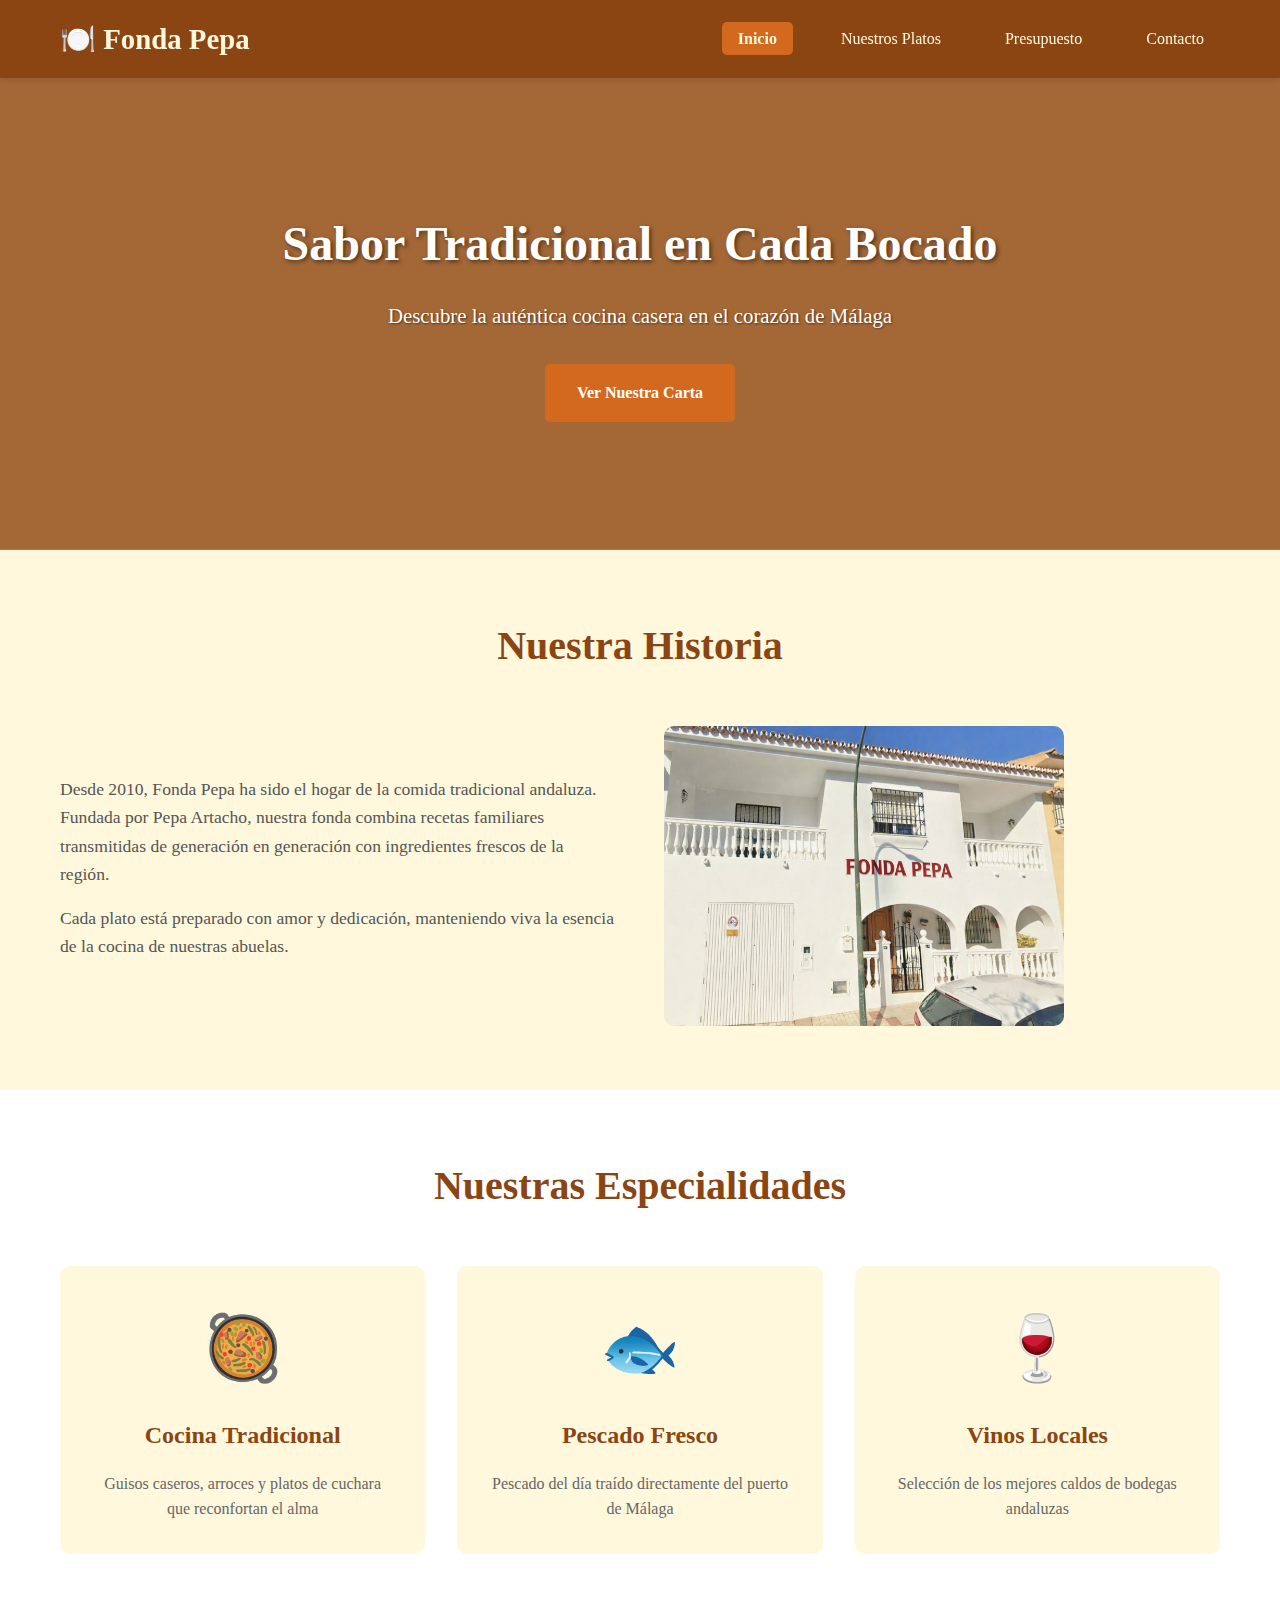
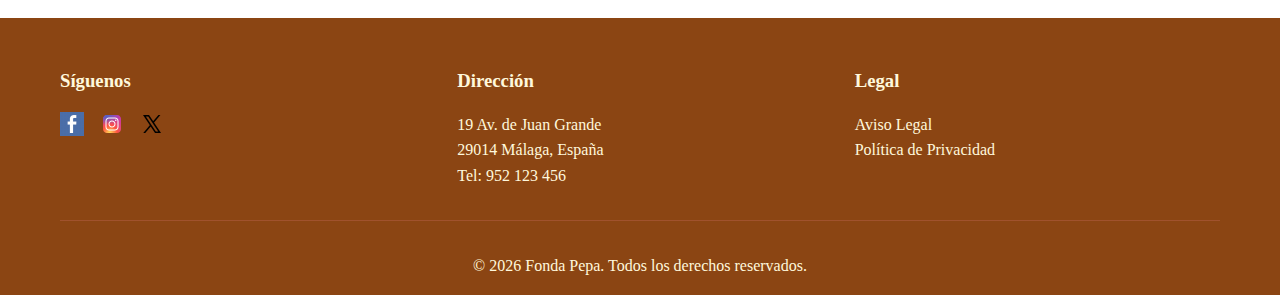
<file: index.html>
<!DOCTYPE html>
<html lang="es">
<head>
    <meta charset="UTF-8">
    <meta name="viewport" content="width=device-width, initial-scale=1.0">
    <title>Fonda Pepa - Restaurante Tradicional</title>
    <link rel="stylesheet" href="./css/fonda_pepa_css.css">
</head>
<body>
    <!-- Header con menú de navegación -->
    <header>
        <nav class="navbar">
            <div class="container">
                <div class="logo">
                    <h1>🍽️ Fonda Pepa</h1>
                </div>
                <ul class="nav-menu">
                    <li><a href="./index.html" class="active">Inicio</a></li>
                    <li><a href="./views/fonda_pepa_productos.html">Nuestros Platos</a></li>
                    <li><a href="./views/fonda_pepa_presupuesto.html">Presupuesto</a></li>
                    <li><a href="./views/fonda_pepa_contacto.html">Contacto</a></li>
                </ul>
            </div>
        </nav>
    </header>

    <!-- Sección Hero -->
    <section class="hero">
        <div class="hero-content">
            <h2>Sabor Tradicional en Cada Bocado</h2>
            <p>Descubre la auténtica cocina casera en el corazón de Málaga</p>
            <a href="./views/fonda_pepa_productos.html" class="btn-primary">Ver Nuestra Carta</a>
        </div>
    </section>

    <!-- Sección Sobre Nosotros -->
    <section class="about">
        <div class="container">
            <h2>Nuestra Historia</h2>
            <div class="about-content">
                <div class="about-text">
                    <p>Desde 2010, Fonda Pepa ha sido el hogar de la comida tradicional andaluza. Fundada por Pepa Artacho, nuestra fonda combina recetas familiares transmitidas de generación en generación con ingredientes frescos de la región.</p>
                    <p>Cada plato está preparado con amor y dedicación, manteniendo viva la esencia de la cocina de nuestras abuelas.</p>
                </div>
                <!-- Imagen corregida -->
                <div class="about-image">
                    <img src="./images/ChatGPT Image 17 ene 2026, 02_38_30.png" alt="Exterior de Fonda Pepa" width="400" height="300" class="about-img">
                </div>
            </div>
        </div>
    </section>

    <!-- Sección Especialidades -->
    <section class="specialties">
        <div class="container">
            <h2>Nuestras Especialidades</h2>
            <div class="specialty-grid">
                <div class="specialty-card">
                    <div class="specialty-icon">🥘</div>
                    <h3>Cocina Tradicional</h3>
                    <p>Guisos caseros, arroces y platos de cuchara que reconfortan el alma</p>
                </div>
                <div class="specialty-card">
                    <div class="specialty-icon">🐟</div>
                    <h3>Pescado Fresco</h3>
                    <p>Pescado del día traído directamente del puerto de Málaga</p>
                </div>
                <div class="specialty-card">
                    <div class="specialty-icon">🍷</div>
                    <h3>Vinos Locales</h3>
                    <p>Selección de los mejores caldos de bodegas andaluzas</p>
                </div>
            </div>
        </div>
    </section>

    <!-- Footer -->
    <footer>
        <div class="container">
            <div class="footer-content">
                <div class="footer-section">
                    <h3>Síguenos</h3>
                    <div class="social-links">
                        <a href="https://facebook.com" target="_blank" title="Facebook">
                            <img src="./images/facebook-icon.png" alt="Facebook" width="24" height="24">
                        </a>
                        <a href="https://instagram.com" target="_blank" title="Instagram">
                            <img src="./images/instagram-icon.png" alt="Instagram" width="24" height="24">
                        </a>
                        <a href="https://twitter.com" target="_blank" title="Twitter">
                            <img src="./images/twitter-icon.png" alt="Twitter" width="24" height="24">
                        </a>
                    </div>
                </div>
                <div class="footer-section">
                    <h3>Dirección</h3>
                    <p>19 Av. de Juan Grande<br>29014 Málaga, España<br>Tel: 952 123 456</p>
                </div>
                <div class="footer-section">
                    <h3>Legal</h3>
                    <a href="#aviso-legal">Aviso Legal</a><br>
                    <a href="#politica-privacidad">Política de Privacidad</a>
                </div>
            </div>
            <div class="footer-bottom">
                <p>&copy; 2026 Fonda Pepa. Todos los derechos reservados.</p>
            </div>
        </div>
    </footer>
</body>
</html>
</file>
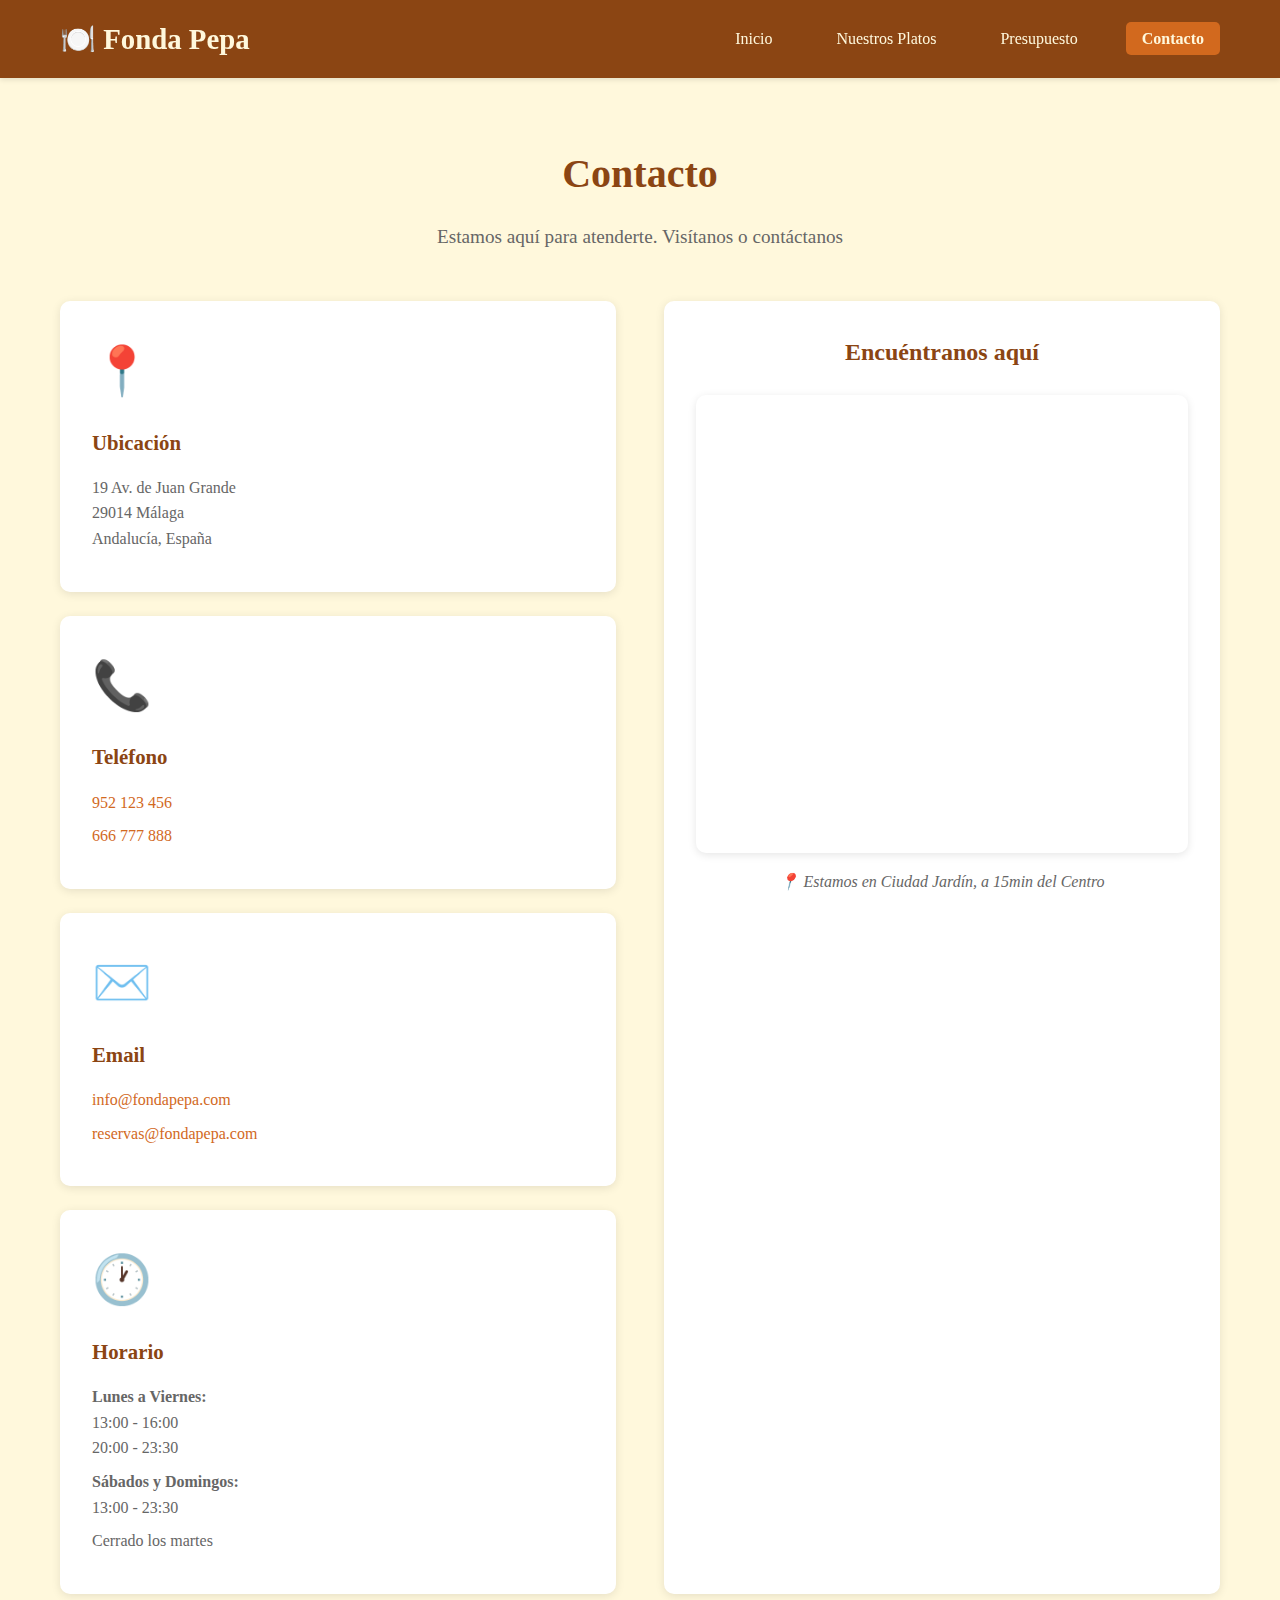
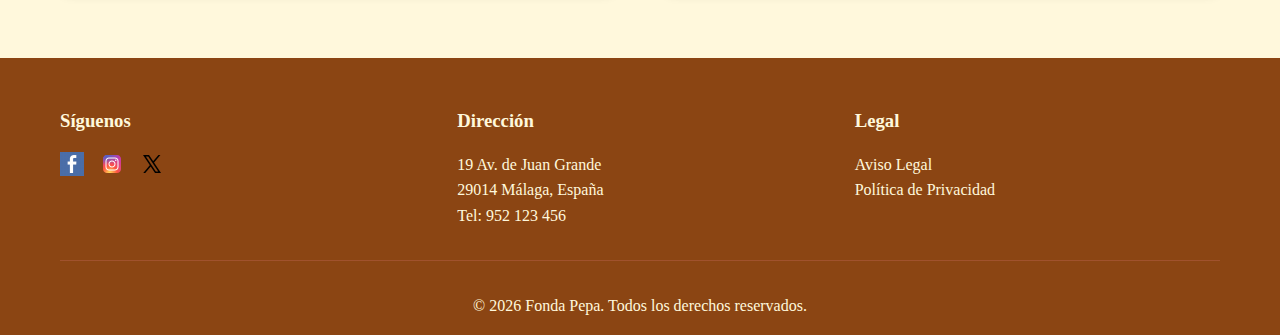
<file: views/fonda_pepa_contacto.html>
<!DOCTYPE html>
<html lang="es">
<head>
    <meta charset="UTF-8">
    <meta name="viewport" content="width=device-width, initial-scale=1.0">
    <title>Contacto - Fonda Pepa</title>
    <link rel="stylesheet" href="../css/fonda_pepa_css.css">
</head>
<body>
    <!-- Header con menú de navegación -->
    <header>
        <nav class="navbar">
            <div class="container">
                <div class="logo">
                    <h1>🍽️ Fonda Pepa</h1>
                </div>
                <ul class="nav-menu">
                    <li><a href="../index.html">Inicio</a></li>
                    <li><a href="./fonda_pepa_productos.html">Nuestros Platos</a></li>
                    <li><a href="./fonda_pepa_presupuesto.html">Presupuesto</a></li>
                    <li><a href="./fonda_pepa_contacto.html" class="active">Contacto</a></li>
                </ul>
            </div>
        </nav>
    </header>

    <!-- Página de Contacto -->
    <main class="contact-page">
        <div class="container">
            <h2 class="page-title">Contacto</h2>
            <p class="page-subtitle">Estamos aquí para atenderte. Visítanos o contáctanos</p>

            <div class="contact-content">
                <!-- Información de contacto -->
                <div class="contact-info">
                    <!-- Tarjeta de Ubicación -->
                    <div class="info-card">
                        <div class="info-icon">📍</div>
                        <h3>Ubicación</h3>
                        <p>19 Av. de Juan Grande<br>29014 Málaga<br>Andalucía, España</p>
                    </div>

                    <!-- Tarjeta de Teléfono -->
                    <div class="info-card">
                        <div class="info-icon">📞</div>
                        <h3>Teléfono</h3>
                        <p><a href="tel:+34952123456">952 123 456</a></p>
                        <p><a href="tel:+34666777888">666 777 888</a></p>
                    </div>

                    <!-- Tarjeta de Email -->
                    <div class="info-card">
                        <div class="info-icon">✉️</div>
                        <h3>Email</h3>
                        <p><a href="mailto:info@fondapepa.com">info@fondapepa.com</a></p>
                        <p><a href="mailto:reservas@fondapepa.com">reservas@fondapepa.com</a></p>
                    </div>

                    <!-- Tarjeta de Horario -->
                    <div class="info-card">
                        <div class="info-icon">🕐</div>
                        <h3>Horario</h3>
                        <p><strong>Lunes a Viernes:</strong><br>13:00 - 16:00<br>20:00 - 23:30</p>
                        <p><strong>Sábados y Domingos:</strong><br>13:00 - 23:30</p>
                        <p>Cerrado los martes</p>
                    </div>
                </div>

                <!-- Mapa mejorado con iframe de Google Maps -->
                <div class="map-container">
                    <h3>Encuéntranos aquí</h3>
                    
                    <!-- Mapa real de Google Maps -->
                    <div class="map-iframe">
                        <iframe 
                            src="https://www.google.com/maps/embed?pb=!1m18!1m12!1m3!1d3198.3964447879884!2d-4.428834884744!3d36.72276637996897!2m3!1f0!2f0!3f0!3m2!1i1024!2i768!4f13.1!3m3!1m2!1s0xd72f79f6c1c1c1d%3A0x1234567890!2sAv.%20de%20Juan%20Grande%2C%2019%2C%2029014%20M%C3%A1laga!5e0!3m2!1ses!2ses!4v1234567890123!5m2!1ses!2ses" 
                            width="100%" 
                            height="450" 
                            style="border:0; border-radius: 10px;" 
                            allowfullscreen="" 
                            loading="lazy" 
                            referrerpolicy="no-referrer-when-downgrade"
                            title="Ubicación de Fonda Pepa en Málaga"></iframe>
                    </div>
                    
                    <p class="map-note">📍 Estamos en Ciudad Jardín, a 15min del Centro</p>
                </div>
            </div>
        </div>
    </main>

    <!-- Footer -->
    <footer>
        <div class="container">
            <div class="footer-content">
                <div class="footer-section">
                    <h3>Síguenos</h3>
                    <div class="social-links">
                        <a href="https://facebook.com" target="_blank" title="Facebook">
                            <img src="../images/facebook-icon.png" alt="Facebook" width="24" height="24">
                        </a>
                        <a href="https://instagram.com" target="_blank" title="Instagram">
                            <img src="../images/instagram-icon.png" alt="Instagram" width="24" height="24">
                        </a>
                        <a href="https://twitter.com" target="_blank" title="Twitter">
                            <img src="../images/twitter-icon.png" alt="Twitter" width="24" height="24">
                        </a>
                    </div>
                </div>
                <div class="footer-section">
                    <h3>Dirección</h3>
                    <p>19 Av. de Juan Grande<br>29014 Málaga, España<br>Tel: 952 123 456</p>
                </div>
                <div class="footer-section">
                    <h3>Legal</h3>
                    <a href="#aviso-legal">Aviso Legal</a><br>
                    <a href="#politica-privacidad">Política de Privacidad</a>
                </div>
            </div>
            <div class="footer-bottom">
                <p>&copy; 2026 Fonda Pepa. Todos los derechos reservados.</p>
            </div>
        </div>
    </footer>
</body>
</html>
</file>
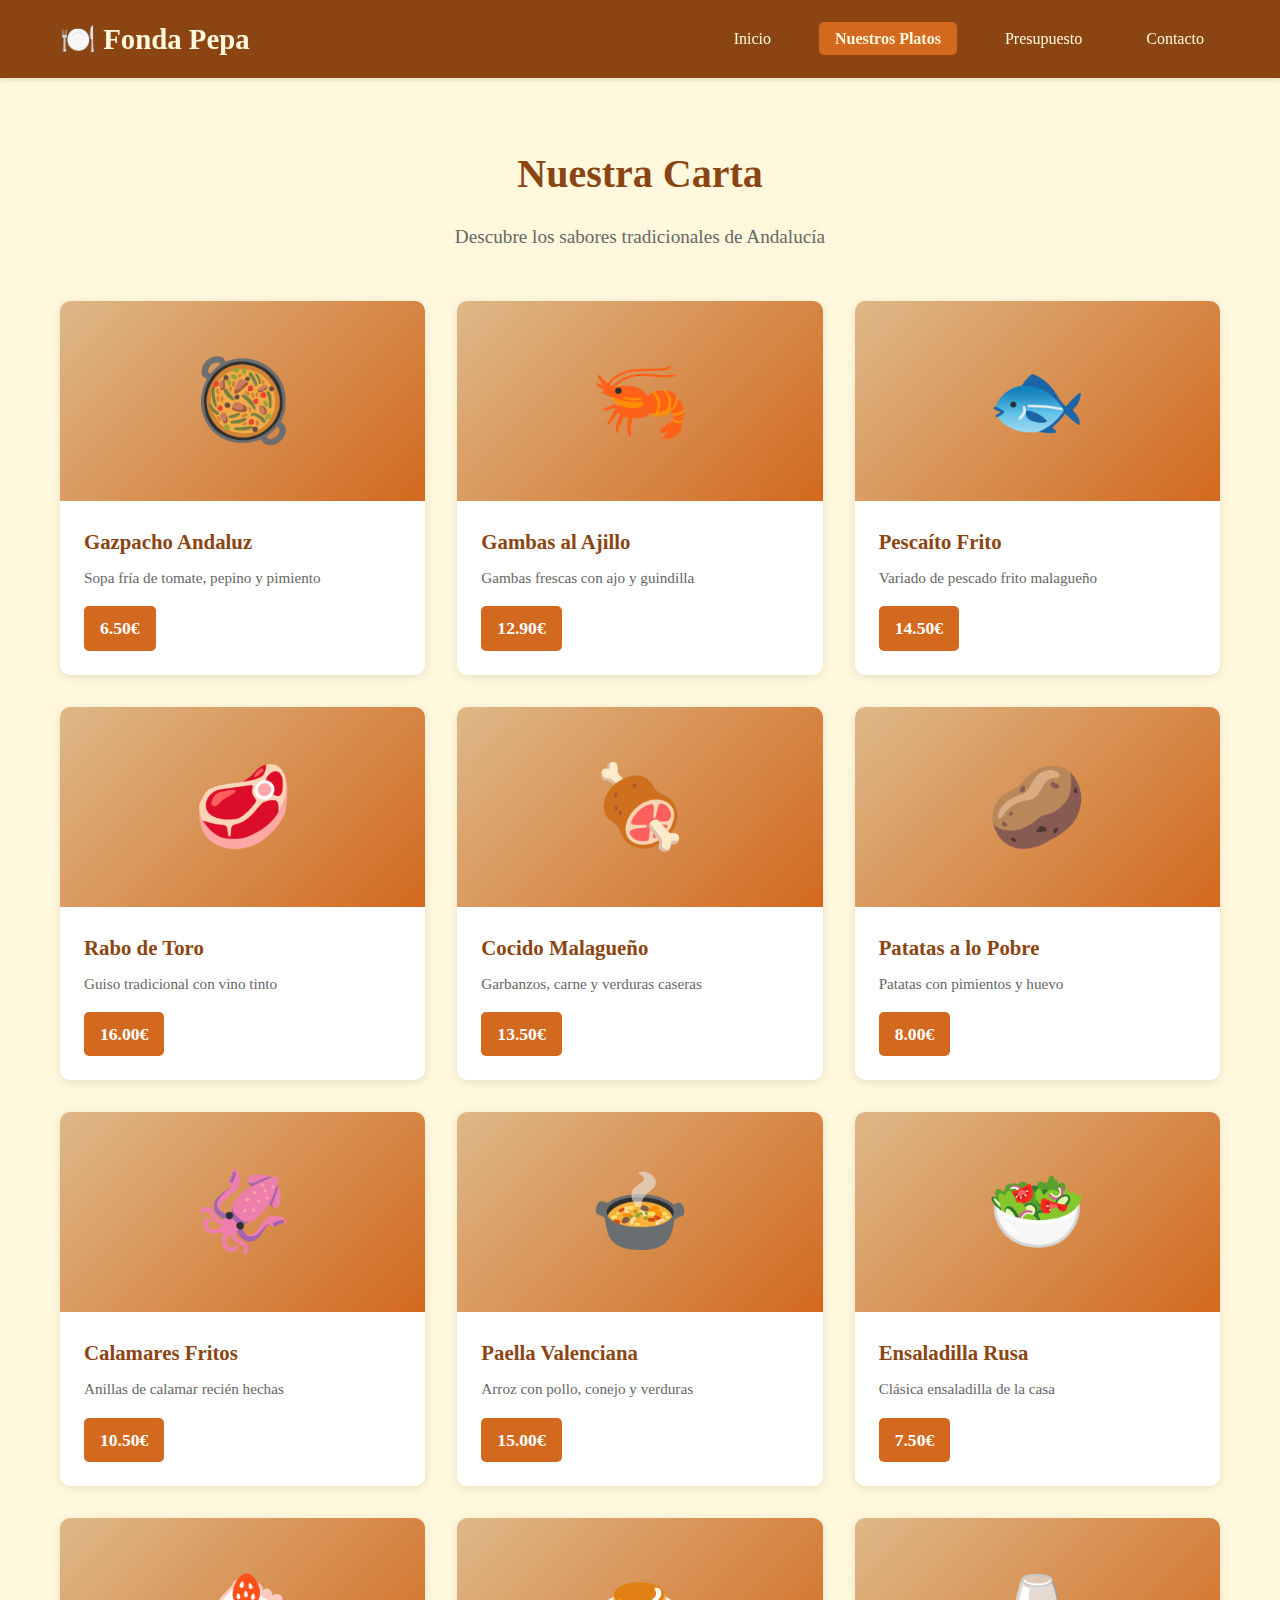
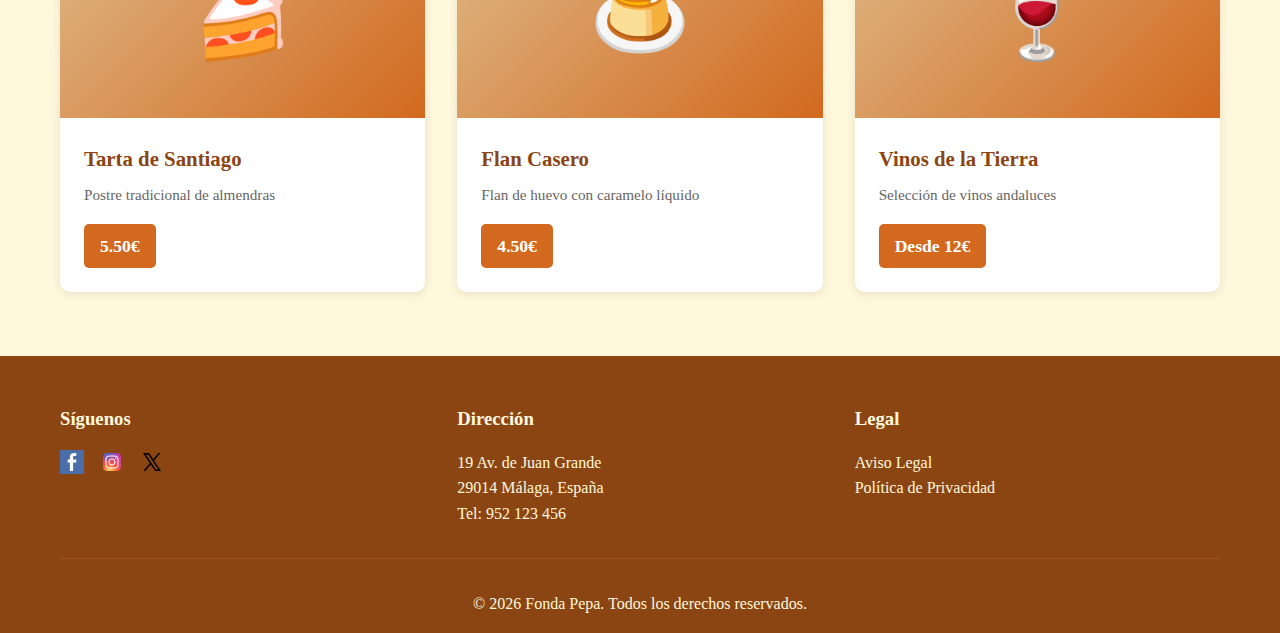
<file: views/fonda_pepa_productos.html>
<!DOCTYPE html>
<html lang="es">
<head>
    <meta charset="UTF-8">
    <meta name="viewport" content="width=device-width, initial-scale=1.0">
    <title>Nuestros Platos - Fonda Pepa</title>
    <link rel="stylesheet" href="../css/fonda_pepa_css.css">
</head>
<body>
    <!-- Header con menú de navegación -->
    <header>
        <nav class="navbar">
            <div class="container">
                <div class="logo">
                    <h1>🍽️ Fonda Pepa</h1>
                </div>
                <ul class="nav-menu">
                    <li><a href="../index.html">Inicio</a></li>
                    <li><a href="./fonda_pepa_productos.html" class="active">Nuestros Platos</a></li>
                    <li><a href="./fonda_pepa_presupuesto.html">Presupuesto</a></li>
                    <li><a href="./fonda_pepa_contacto.html">Contacto</a></li>
                </ul>
            </div>
        </nav>
    </header>

    <!-- Página Principal de Productos -->
    <main class="products-page">
        <div class="container">
            <h2 class="page-title">Nuestra Carta</h2>
            <p class="page-subtitle">Descubre los sabores tradicionales de Andalucía</p>

            <!-- Galería de Platos -->
            <div class="gallery-grid">
                <!-- Plato 1: Gazpacho -->
                <div class="gallery-item">
                    <div class="gallery-image">🥘</div>
                    <div class="gallery-info">
                        <h3>Gazpacho Andaluz</h3>
                        <p>Sopa fría de tomate, pepino y pimiento</p>
                        <div class="price">6.50€</div>
                    </div>
                </div>

                <!-- Plato 2: Gambas -->
                <div class="gallery-item">
                    <div class="gallery-image">🦐</div>
                    <div class="gallery-info">
                        <h3>Gambas al Ajillo</h3>
                        <p>Gambas frescas con ajo y guindilla</p>
                        <div class="price">12.90€</div>
                    </div>
                </div>

                <!-- Plato 3: Pescaíto Frito -->
                <div class="gallery-item">
                    <div class="gallery-image">🐟</div>
                    <div class="gallery-info">
                        <h3>Pescaíto Frito</h3>
                        <p>Variado de pescado frito malagueño</p>
                        <div class="price">14.50€</div>
                    </div>
                </div>

                <!-- Plato 4: Rabo de Toro -->
                <div class="gallery-item">
                    <div class="gallery-image">🥩</div>
                    <div class="gallery-info">
                        <h3>Rabo de Toro</h3>
                        <p>Guiso tradicional con vino tinto</p>
                        <div class="price">16.00€</div>
                    </div>
                </div>

                <!-- Plato 5: Cocido Malagueño -->
                <div class="gallery-item">
                    <div class="gallery-image">🍖</div>
                    <div class="gallery-info">
                        <h3>Cocido Malagueño</h3>
                        <p>Garbanzos, carne y verduras caseras</p>
                        <div class="price">13.50€</div>
                    </div>
                </div>

                <!-- Plato 6: Patatas a lo Pobre -->
                <div class="gallery-item">
                    <div class="gallery-image">🥔</div>
                    <div class="gallery-info">
                        <h3>Patatas a lo Pobre</h3>
                        <p>Patatas con pimientos y huevo</p>
                        <div class="price">8.00€</div>
                    </div>
                </div>

                <!-- Plato 7: Calamares Fritos -->
                <div class="gallery-item">
                    <div class="gallery-image">🦑</div>
                    <div class="gallery-info">
                        <h3>Calamares Fritos</h3>
                        <p>Anillas de calamar recién hechas</p>
                        <div class="price">10.50€</div>
                    </div>
                </div>

                <!-- Plato 8: Paella Valenciana -->
                <div class="gallery-item">
                    <div class="gallery-image">🍲</div>
                    <div class="gallery-info">
                        <h3>Paella Valenciana</h3>
                        <p>Arroz con pollo, conejo y verduras</p>
                        <div class="price">15.00€</div>
                    </div>
                </div>

                <!-- Plato 9: Ensaladilla Rusa -->
                <div class="gallery-item">
                    <div class="gallery-image">🥗</div>
                    <div class="gallery-info">
                        <h3>Ensaladilla Rusa</h3>
                        <p>Clásica ensaladilla de la casa</p>
                        <div class="price">7.50€</div>
                    </div>
                </div>

                <!-- Plato 10: Tarta de Santiago -->
                <div class="gallery-item">
                    <div class="gallery-image">🍰</div>
                    <div class="gallery-info">
                        <h3>Tarta de Santiago</h3>
                        <p>Postre tradicional de almendras</p>
                        <div class="price">5.50€</div>
                    </div>
                </div>

                <!-- Plato 11: Flan Casero -->
                <div class="gallery-item">
                    <div class="gallery-image">🍮</div>
                    <div class="gallery-info">
                        <h3>Flan Casero</h3>
                        <p>Flan de huevo con caramelo líquido</p>
                        <div class="price">4.50€</div>
                    </div>
                </div>

                <!-- Plato 12: Vinos de la Tierra -->
                <div class="gallery-item">
                    <div class="gallery-image">🍷</div>
                    <div class="gallery-info">
                        <h3>Vinos de la Tierra</h3>
                        <p>Selección de vinos andaluces</p>
                        <div class="price">Desde 12€</div>
                    </div>
                </div>
            </div>
        </div>
    </main>

    <!-- Footer -->
    <footer>
        <div class="container">
            <div class="footer-content">
                <div class="footer-section">
                    <h3>Síguenos</h3>
                    <div class="social-links">
                        <a href="https://facebook.com" target="_blank" title="Facebook">
                            <img src="../images/facebook-icon.png" alt="Facebook" width="24" height="24">
                        </a>
                        <a href="https://instagram.com" target="_blank" title="Instagram">
                            <img src="../images/instagram-icon.png" alt="Instagram" width="24" height="24">
                        </a>
                        <a href="https://twitter.com" target="_blank" title="Twitter">
                            <img src="../images/twitter-icon.png" alt="Twitter" width="24" height="24">
                        </a>
                    </div>
                </div>
                <div class="footer-section">
                    <h3>Dirección</h3>
                    <p>19 Av. de Juan Grande<br>29014 Málaga, España<br>Tel: 952 123 456</p>
                </div>
                <div class="footer-section">
                    <h3>Legal</h3>
                    <a href="#aviso-legal">Aviso Legal</a><br>
                    <a href="#politica-privacidad">Política de Privacidad</a>
                </div>
            </div>
            <div class="footer-bottom">
                <p>&copy; 2026 Fonda Pepa. Todos los derechos reservados.</p>
            </div>
        </div>
    </footer>
</body>
</html>
</file>
<file: css/fonda_pepa_css.css>
/* ============================================
   FONDA PEPA - ESTILOS GENERALES
   Hoja de estilos principal para el sitio web
   Autor: Fonda Pepa
   ============================================ */

/* ============================================
   RESET Y CONFIGURACIÓN BASE
   Elimina márgenes y paddings por defecto
   ============================================ */
* {
    margin: 0;
    padding: 0;
    box-sizing: border-box;
}

/* Estilos generales del body */
body {
    font-family: 'Georgia', serif;
    line-height: 1.6;
    color: #333;
}

/* ============================================
   CONTENEDOR DE IMAGEN "SOBRE NOSOTROS"
   ============================================ */
.about-image {
    position: relative;
    display: inline-block;
}

.about-img {
    width: 100%;
    max-width: 400px;
    border-radius: 10px;
    display: block;
}

/* ============================================
   CONTENEDOR PRINCIPAL
   Centra el contenido con ancho máximo
   ============================================ */
.container {
    max-width: 1200px;
    margin: 0 auto;
    padding: 0 20px;
}

/* ============================================
   HEADER Y NAVEGACIÓN
   Barra de navegación fija en la parte superior
   ============================================ */
header {
    background-color: #8B4513; /* Marrón chocolate */
    box-shadow: 0 2px 5px rgba(0,0,0,0.1);
    position: sticky;
    top: 0;
    z-index: 1000; /* Mantiene el header sobre otros elementos */
}

.navbar {
    padding: 1rem 0;
}

.navbar .container {
    display: flex;
    justify-content: space-between;
    align-items: center;
}

/* Logo del restaurante */
.logo h1 {
    color: #FFF8DC; /* Cornsilk - beige claro */
    font-size: 1.8rem;
    font-weight: bold;
}

/* Menú de navegación */
.nav-menu {
    display: flex;
    list-style: none;
    gap: 2rem;
}

.nav-menu a {
    color: #FFF8DC;
    text-decoration: none;
    font-weight: 500;
    padding: 0.5rem 1rem;
    border-radius: 5px;
    transition: all 0.3s ease;
}

/* Efecto hover en enlaces de navegación */
.nav-menu a:hover {
    background-color: #A0522D; /* Sienna - marrón más oscuro */
}

/* Enlace activo (página actual) */
.nav-menu a.active {
    background-color: #D2691E; /* Chocolate - marrón naranja */
    font-weight: bold;
}

/* ============================================
   PÁGINA DE INICIO - SECCIÓN HERO
   Banner principal con imagen de fondo
   ============================================ */
.hero {
    background: linear-gradient(rgba(139, 69, 19, 0.7), rgba(139, 69, 19, 0.7)),
                url('data:image/svg+xml,<svg xmlns="http://www.w3.org/2000/svg" viewBox="0 0 1200 600"><rect fill="%23DEB887" width="1200" height="600"/></svg>');
    background-size: cover;
    background-position: center;
    color: white;
    padding: 8rem 0;
    text-align: center;
}

.hero-content h2 {
    font-size: 3rem;
    margin-bottom: 1rem;
    text-shadow: 2px 2px 4px rgba(0,0,0,0.5);
}

.hero-content p {
    font-size: 1.3rem;
    margin-bottom: 2rem;
    text-shadow: 1px 1px 2px rgba(0,0,0,0.5);
}

/* Botón principal */
.btn-primary {
    display: inline-block;
    background-color: #D2691E;
    color: white;
    padding: 1rem 2rem;
    text-decoration: none;
    border-radius: 5px;
    font-weight: bold;
    transition: background-color 0.3s ease;
}

.btn-primary:hover {
    background-color: #A0522D;
}

/* ============================================
   PÁGINA DE INICIO - SOBRE NOSOTROS
   ============================================ */
.about {
    padding: 4rem 0;
    background-color: #FFF8DC;
}

.about h2 {
    text-align: center;
    font-size: 2.5rem;
    color: #8B4513;
    margin-bottom: 3rem;
}

.about-content {
    display: flex;
    gap: 3rem;
    align-items: center;
}

.about-text {
    flex: 1;
}

.about-text p {
    margin-bottom: 1rem;
    font-size: 1.1rem;
    color: #555;
}

.about-image {
    flex: 1;
}

/* Placeholder para imágenes (si no hay imagen real) */
.placeholder-image {
    background-color: #DEB887;
    height: 300px;
    display: flex;
    align-items: center;
    justify-content: center;
    font-size: 6rem;
    border-radius: 10px;
}

/* ============================================
   PÁGINA DE INICIO - ESPECIALIDADES
   Grid de tarjetas con las especialidades
   ============================================ */
.specialties {
    padding: 4rem 0;
    background-color: #fff;
}

.specialties h2 {
    text-align: center;
    font-size: 2.5rem;
    color: #8B4513;
    margin-bottom: 3rem;
}

.specialty-grid {
    display: grid;
    grid-template-columns: repeat(auto-fit, minmax(300px, 1fr));
    gap: 2rem;
}

/* Tarjeta individual de especialidad */
.specialty-card {
    background-color: #FFF8DC;
    padding: 2rem;
    border-radius: 10px;
    text-align: center;
    transition: transform 0.3s ease, box-shadow 0.3s ease;
}

.specialty-card:hover {
    transform: translateY(-5px);
    box-shadow: 0 5px 15px rgba(0,0,0,0.2);
}

.specialty-icon {
    font-size: 4rem;
    margin-bottom: 1rem;
}

.specialty-card h3 {
    color: #8B4513;
    margin-bottom: 1rem;
    font-size: 1.5rem;
}

.specialty-card p {
    color: #666;
}

/* ============================================
   PÁGINA DE PRODUCTOS
   Galería de platos disponibles
   ============================================ */
.products-page {
    padding: 4rem 0;
    background-color: #FFF8DC;
    min-height: 70vh;
}

.page-title {
    text-align: center;
    font-size: 2.5rem;
    color: #8B4513;
    margin-bottom: 1rem;
}

.page-subtitle {
    text-align: center;
    font-size: 1.2rem;
    color: #666;
    margin-bottom: 3rem;
}

/* Grid responsive de productos */
.gallery-grid {
    display: grid;
    grid-template-columns: repeat(auto-fill, minmax(280px, 1fr));
    gap: 2rem;
}

/* Tarjeta individual de producto */
.gallery-item {
    background-color: white;
    border-radius: 10px;
    overflow: hidden;
    box-shadow: 0 2px 10px rgba(0,0,0,0.1);
    transition: transform 0.3s ease, box-shadow 0.3s ease;
    cursor: pointer;
}

.gallery-item:hover {
    transform: translateY(-10px);
    box-shadow: 0 8px 20px rgba(0,0,0,0.2);
}

/* Imagen del producto (actualmente con gradiente) */
.gallery-image {
    background: linear-gradient(135deg, #DEB887 0%, #D2691E 100%);
    height: 200px;
    display: flex;
    align-items: center;
    justify-content: center;
    font-size: 5rem;
}

/* Información del producto */
.gallery-info {
    padding: 1.5rem;
}

.gallery-info h3 {
    color: #8B4513;
    margin-bottom: 0.5rem;
    font-size: 1.3rem;
}

.gallery-info p {
    color: #666;
    margin-bottom: 1rem;
    font-size: 0.95rem;
}

/* Etiqueta de precio */
.price {
    display: inline-block;
    background-color: #D2691E;
    color: white;
    padding: 0.5rem 1rem;
    border-radius: 5px;
    font-weight: bold;
    font-size: 1.1rem;
}

/* ============================================
   PÁGINA DE PRESUPUESTO
   Formulario de solicitud de presupuesto
   ============================================ */
.budget-page {
    padding: 4rem 0;
    background-color: #FFF8DC;
    min-height: 70vh;
}

/* Contenedor del formulario */
.form-container {
    max-width: 700px;
    margin: 0 auto;
    background-color: white;
    padding: 3rem;
    border-radius: 10px;
    box-shadow: 0 5px 15px rgba(0,0,0,0.1);
}

/* Grupo de campos del formulario */
.form-group {
    margin-bottom: 1.5rem;
}

/* Etiquetas de los campos */
label {
    display: block;
    margin-bottom: 0.5rem;
    color: #8B4513;
    font-weight: bold;
}

/* Inputs de texto, email, teléfono y textarea */
input[type="text"],
input[type="email"],
input[type="tel"],
textarea {
    width: 100%;
    padding: 0.75rem;
    border: 2px solid #DEB887;
    border-radius: 5px;
    font-family: 'Georgia', serif;
    font-size: 1rem;
    transition: border-color 0.3s ease;
}

/* Estado focus de los inputs */
input:focus,
textarea:focus {
    outline: none;
    border-color: #8B4513;
}

/* Estado inválido de los inputs */
input.invalid,
textarea.invalid {
    border-color: #dc3545; /* Rojo para errores */
}

textarea {
    resize: vertical; /* Permite redimensionar solo verticalmente */
}

/* Mensajes de error */
.error-message {
    display: block;
    color: #dc3545;
    font-size: 0.9rem;
    margin-top: 0.5rem;
    min-height: 1.2rem; /* Reserva espacio para evitar saltos */
}

/* Grupo de checkbox */
.checkbox-group {
    margin-top: 2rem;
}

.checkbox-label {
    display: flex;
    align-items: flex-start;
    gap: 0.5rem;
    cursor: pointer;
    font-weight: normal;
}

.checkbox-label input[type="checkbox"] {
    margin-top: 0.2rem;
    width: 18px;
    height: 18px;
    cursor: pointer;
}

.checkbox-label a {
    color: #8B4513;
    text-decoration: underline;
}

.checkbox-label a:hover {
    color: #D2691E;
}

/* Botón de envío del formulario */
.btn-submit {
    width: 100%;
    padding: 1rem;
    background-color: #D2691E;
    color: white;
    border: none;
    border-radius: 5px;
    font-size: 1.1rem;
    font-weight: bold;
    cursor: pointer;
    transition: background-color 0.3s ease;
    margin-top: 1.5rem;
}

.btn-submit:hover {
    background-color: #8B4513;
}

/* Mensaje de éxito tras enviar el formulario */
.success-message {
    text-align: center;
    padding: 3rem;
    background-color: #d4edda; /* Verde claro */
    border-radius: 10px;
    border: 2px solid #28a745; /* Verde oscuro */
}

.success-message h3 {
    color: #155724;
    margin-bottom: 1rem;
    font-size: 1.8rem;
}

.success-message p {
    color: #155724;
    font-size: 1.1rem;
}

/* ============================================
   PÁGINA DE CONTACTO
   Información de contacto y mapa
   ============================================ */
.contact-page {
    padding: 4rem 0;
    background-color: #FFF8DC;
    min-height: 70vh;
}

.contact-content {
    display: grid;
    grid-template-columns: 1fr 1fr;
    gap: 3rem;
    margin-top: 3rem;
}

/* Contenedor de tarjetas de información */
.contact-info {
    display: flex;
    flex-direction: column;
    gap: 1.5rem;
}

/* Tarjeta individual de información */
.info-card {
    background-color: white;
    padding: 2rem;
    border-radius: 10px;
    box-shadow: 0 2px 10px rgba(0,0,0,0.1);
    transition: transform 0.3s ease, box-shadow 0.3s ease;
}

.info-card:hover {
    transform: translateY(-5px);
    box-shadow: 0 5px 20px rgba(0,0,0,0.15);
}

.info-icon {
    font-size: 3rem;
    margin-bottom: 1rem;
}

.info-card h3 {
    color: #8B4513;
    margin-bottom: 1rem;
    font-size: 1.3rem;
}

.info-card p {
    color: #666;
    margin-bottom: 0.5rem;
}

.info-card a {
    color: #D2691E;
    text-decoration: none;
    transition: color 0.3s ease;
}

.info-card a:hover {
    color: #8B4513;
    text-decoration: underline;
}

/* Contenedor del mapa */
.map-container {
    background-color: white;
    padding: 2rem;
    border-radius: 10px;
    box-shadow: 0 2px 10px rgba(0,0,0,0.1);
}

.map-container h3 {
    color: #8B4513;
    margin-bottom: 1.5rem;
    font-size: 1.5rem;
    text-align: center;
}

/* Contenedor del iframe de Google Maps */
.map-iframe {
    width: 100%;
    border-radius: 10px;
    overflow: hidden;
    box-shadow: 0 2px 8px rgba(0,0,0,0.1);
    margin-bottom: 1rem;
}

/* Estilos para el mapa SVG (si se usa en lugar de iframe) */
.map-image {
    width: 100%;
    border-radius: 10px;
    overflow: hidden;
    box-shadow: 0 2px 8px rgba(0,0,0,0.1);
    margin-bottom: 1rem;
}

.map-image svg {
    width: 100%;
    height: auto;
    display: block;
}

.map-note {
    text-align: center;
    color: #666;
    font-style: italic;
    margin-top: 1rem;
}

/* ============================================
   FOOTER
   Pie de página con información y enlaces
   ============================================ */
footer {
    background-color: #8B4513;
    color: #FFF8DC;
    padding: 3rem 0 1rem;
}

.footer-content {
    display: grid;
    grid-template-columns: repeat(auto-fit, minmax(250px, 1fr));
    gap: 2rem;
    margin-bottom: 2rem;
}

.footer-section h3 {
    margin-bottom: 1rem;
    color: #FFF8DC;
}

.footer-section p,
.footer-section a {
    color: #FFF8DC;
    text-decoration: none;
}

.footer-section a:hover {
    text-decoration: underline;
}

/* Enlaces de redes sociales con imágenes */
.social-links {
    display: flex;
    flex-direction: row;
    gap: 1rem;
    align-items: center;
}

.social-links a {
    transition: opacity 0.3s ease;
    display: inline-block;
}

.social-links a:hover {
    opacity: 0.7;
}

.social-links img {
    display: block;
}

/* Parte inferior del footer */
.footer-bottom {
    text-align: center;
    padding-top: 2rem;
    border-top: 1px solid #A0522D;
}

/* ============================================
   RESPONSIVE DESIGN
   Adaptación para diferentes tamaños de pantalla
   ============================================ */

/* Tablets y pantallas medianas */
@media (max-width: 968px) {
    .contact-content {
        grid-template-columns: 1fr;
    }
}

/* Móviles y pantallas pequeñas */
@media (max-width: 768px) {
    /* Menú de navegación en columna */
    .nav-menu {
        flex-direction: column;
        gap: 0.5rem;
    }

    .navbar .container {
        flex-direction: column;
        gap: 1rem;
    }

    /* Reducir tamaño del título hero */
    .hero-content h2 {
        font-size: 2rem;
    }

    /* Sección sobre nosotros en columna */
    .about-content {
        flex-direction: column;
    }

    /* Ajustar grid de productos */
    .gallery-grid {
        grid-template-columns: repeat(auto-fill, minmax(250px, 1fr));
        gap: 1.5rem;
    }

    /* Reducir padding del formulario */
    .form-container {
        padding: 2rem 1.5rem;
    }

    /* Reducir padding de tarjetas de contacto */
    .info-card {
        padding: 1.5rem;
    }

    .map-container {
        padding: 1.5rem;
    }
    
    /* Redes sociales en columna en móvil */
    .social-links {
        flex-direction: column;
        align-items: flex-start;
    }
}
</file>
